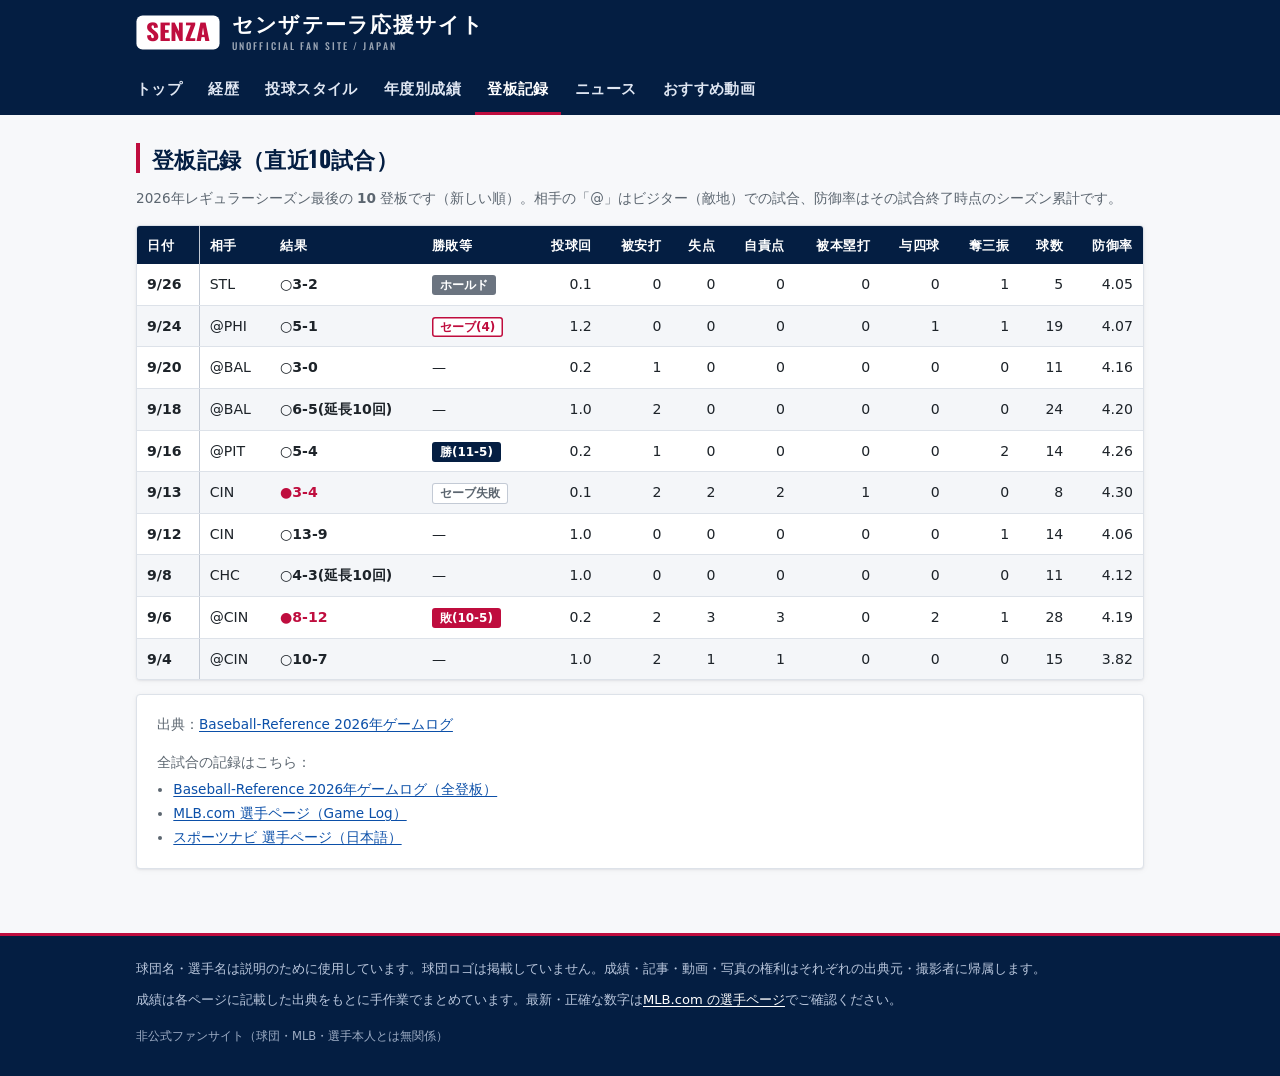
<file: games.html>
<!doctype html>
<html lang="ja">
<head>
<meta charset="utf-8">
<meta name="viewport" content="width=device-width, initial-scale=1">
<meta name="google-site-verification" content="sByr6eam-sMpI47E-0O8HZV3q1QJq0YxSN_CizL7dY8" />
<title>登板記録｜センザテーラ応援サイト（非公式）</title>
<meta name="keywords" content="センザテーラ,センザテラ,センサテーラ,アントニオ・センザテーラ,Antonio Senzatela,ミルウォーキー・ブルワーズ,コロラド・ロッキーズ,ファンサイト">
<meta name="description" content="アントニオ・センザテーラ（センザテラ）投手の2026年レギュラーシーズン最後の10登板の記録（非公式ファンサイト）。">
<meta property="og:site_name" content="センザテーラ応援サイト">
<meta property="og:title" content="登板記録｜センザテーラ応援サイト（非公式）">
<meta property="og:description" content="アントニオ・センザテーラ（センザテラ）投手の2026年レギュラーシーズン最後の10登板の記録（非公式ファンサイト）。">
<meta property="og:type" content="article">
<link rel="canonical" href="https://senzatela-fan-jp.github.io/games.html">
<meta property="og:url" content="https://senzatela-fan-jp.github.io/games.html">
<meta property="og:locale" content="ja_JP">
<meta name="theme-color" content="#041e42">
<meta name="color-scheme" content="light">
<link rel="icon" href="favicon.svg" type="image/svg+xml">
<link rel="icon" href="favicon.ico" sizes="32x32">
<link rel="apple-touch-icon" href="apple-touch-icon.png">
<link rel="preconnect" href="https://fonts.googleapis.com">
<link rel="preconnect" href="https://fonts.gstatic.com" crossorigin>
<link rel="stylesheet" href="https://fonts.googleapis.com/css2?family=Oswald:wght@500;600;700&display=swap">
<link rel="stylesheet" href="assets/style.css">
</head>
<body data-page="games">
<main class="wrap">
<noscript><p class="card">このページの表示には JavaScript が必要です。※このサイトは非公式ファンサイトで、球団・MLBとは無関係です。</p></noscript>
<h2 class="section" style="margin-top:0">登板記録（直近10試合）</h2>
<p class="note">2026年レギュラーシーズン最後の <strong id="games-count">0</strong> 登板です（新しい順）。相手の「@」はビジター（敵地）での試合、防御率はその試合終了時点のシーズン累計です。</p>
<div class="table-scroll" id="games-table"></div>
<div class="card" style="margin-top:14px" id="gamelog-links"></div>
</main>
<script src="data/games.js"></script>
<script src="assets/app.js"></script>
</body></html>
</file>
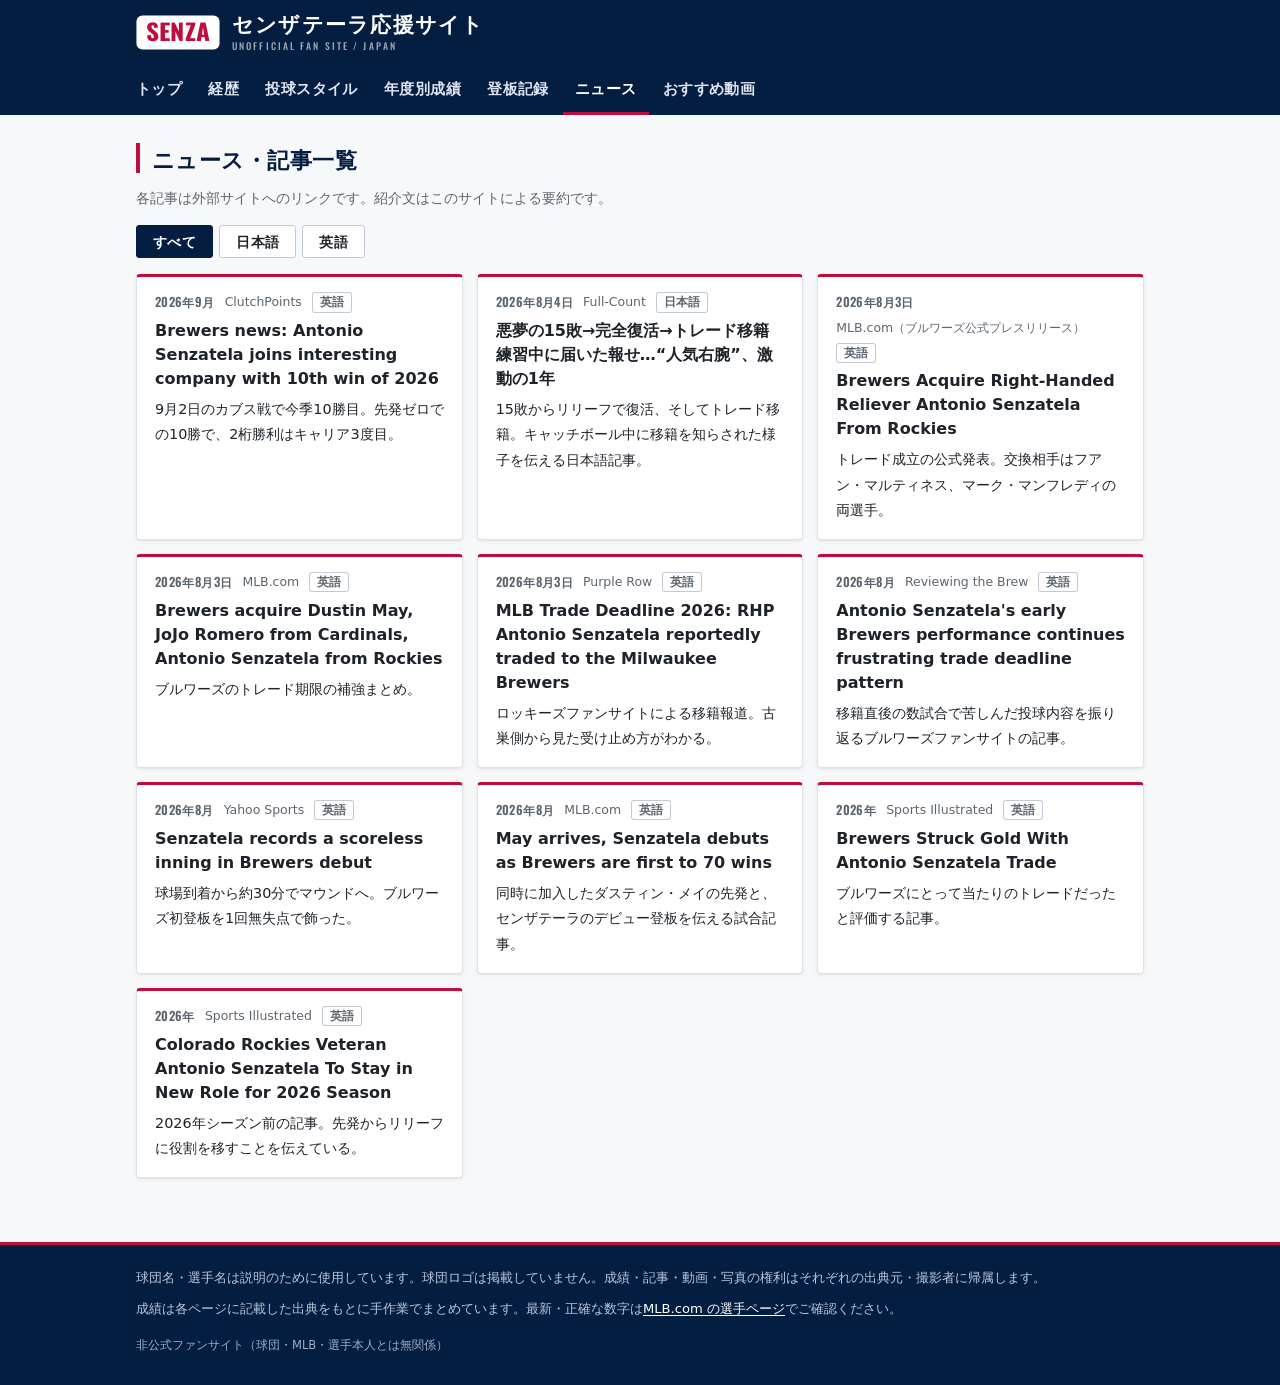
<file: news.html>
<!doctype html>
<html lang="ja">
<head>
<meta charset="utf-8">
<meta name="viewport" content="width=device-width, initial-scale=1">
<meta name="google-site-verification" content="sByr6eam-sMpI47E-0O8HZV3q1QJq0YxSN_CizL7dY8" />
<title>ニュース・記事｜センザテーラ応援サイト（非公式）</title>
<meta name="keywords" content="センザテーラ,センザテラ,センサテーラ,アントニオ・センザテーラ,Antonio Senzatela,ミルウォーキー・ブルワーズ,コロラド・ロッキーズ,ファンサイト">
<meta name="description" content="アントニオ・センザテーラ（センザテラ）投手に関するニュース・記事のリンク集（非公式ファンサイト）。">
<meta property="og:site_name" content="センザテーラ応援サイト">
<meta property="og:title" content="ニュース・記事｜センザテーラ応援サイト（非公式）">
<meta property="og:description" content="アントニオ・センザテーラ（センザテラ）投手に関するニュース・記事のリンク集（非公式ファンサイト）。">
<meta property="og:type" content="article">
<link rel="canonical" href="https://senzatela-fan-jp.github.io/news.html">
<meta property="og:url" content="https://senzatela-fan-jp.github.io/news.html">
<meta property="og:locale" content="ja_JP">
<meta name="theme-color" content="#041e42">
<meta name="color-scheme" content="light">
<link rel="icon" href="favicon.svg" type="image/svg+xml">
<link rel="icon" href="favicon.ico" sizes="32x32">
<link rel="apple-touch-icon" href="apple-touch-icon.png">
<link rel="preconnect" href="https://fonts.googleapis.com">
<link rel="preconnect" href="https://fonts.gstatic.com" crossorigin>
<link rel="stylesheet" href="https://fonts.googleapis.com/css2?family=Oswald:wght@500;600;700&display=swap">
<link rel="stylesheet" href="assets/style.css">
</head>
<body data-page="news">
<main class="wrap">
<noscript><p class="card">このページの表示には JavaScript が必要です。※このサイトは非公式ファンサイトで、球団・MLBとは無関係です。</p></noscript>
<h2 class="section" style="margin-top:0">ニュース・記事一覧</h2>
<p class="note">各記事は外部サイトへのリンクです。紹介文はこのサイトによる要約です。</p>
<div class="filters" id="news-filters" role="group" aria-label="言語で絞り込み">
<button type="button" data-lang="all" aria-pressed="true">すべて</button>
<button type="button" data-lang="ja" aria-pressed="false">日本語</button>
<button type="button" data-lang="en" aria-pressed="false">英語</button>
</div>
<ul class="news-list" id="news-list"></ul>
</main>
<script src="data/news.js"></script>
<script src="assets/app.js"></script>
</body></html>
</file>
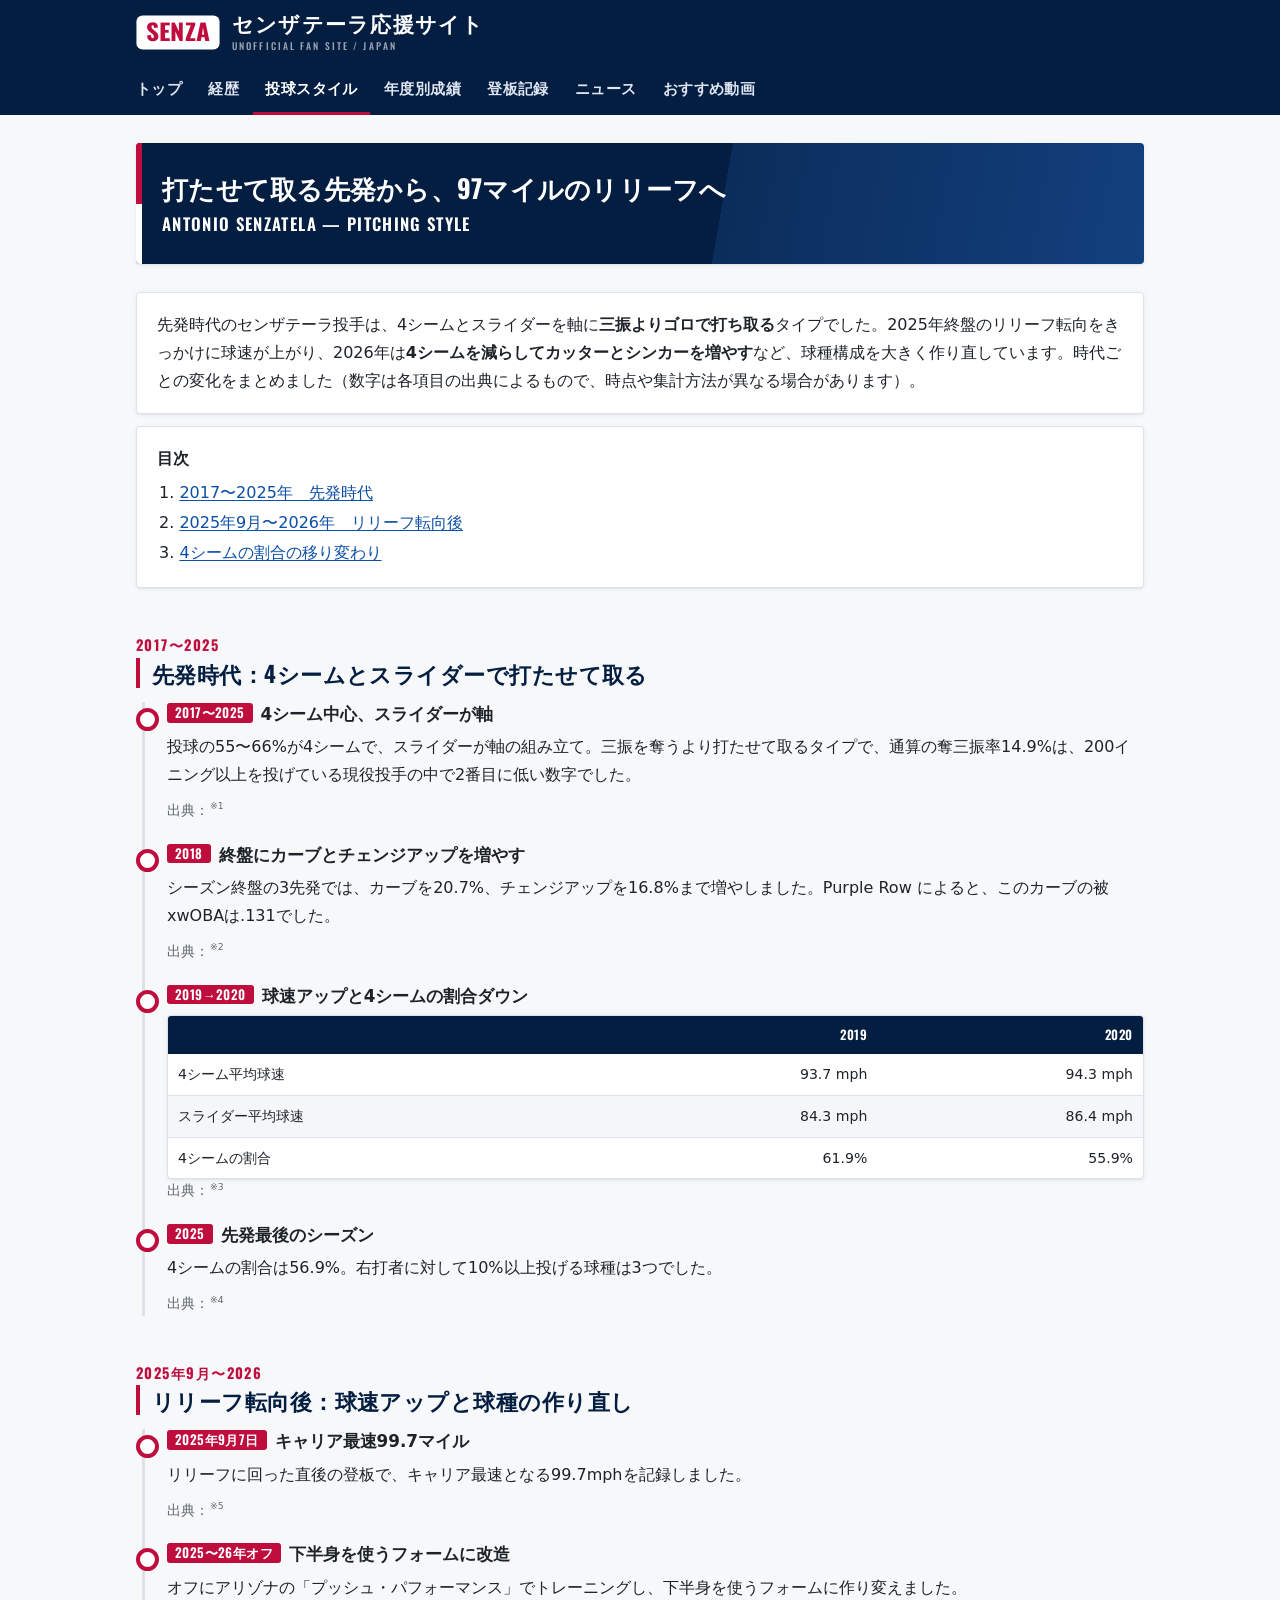
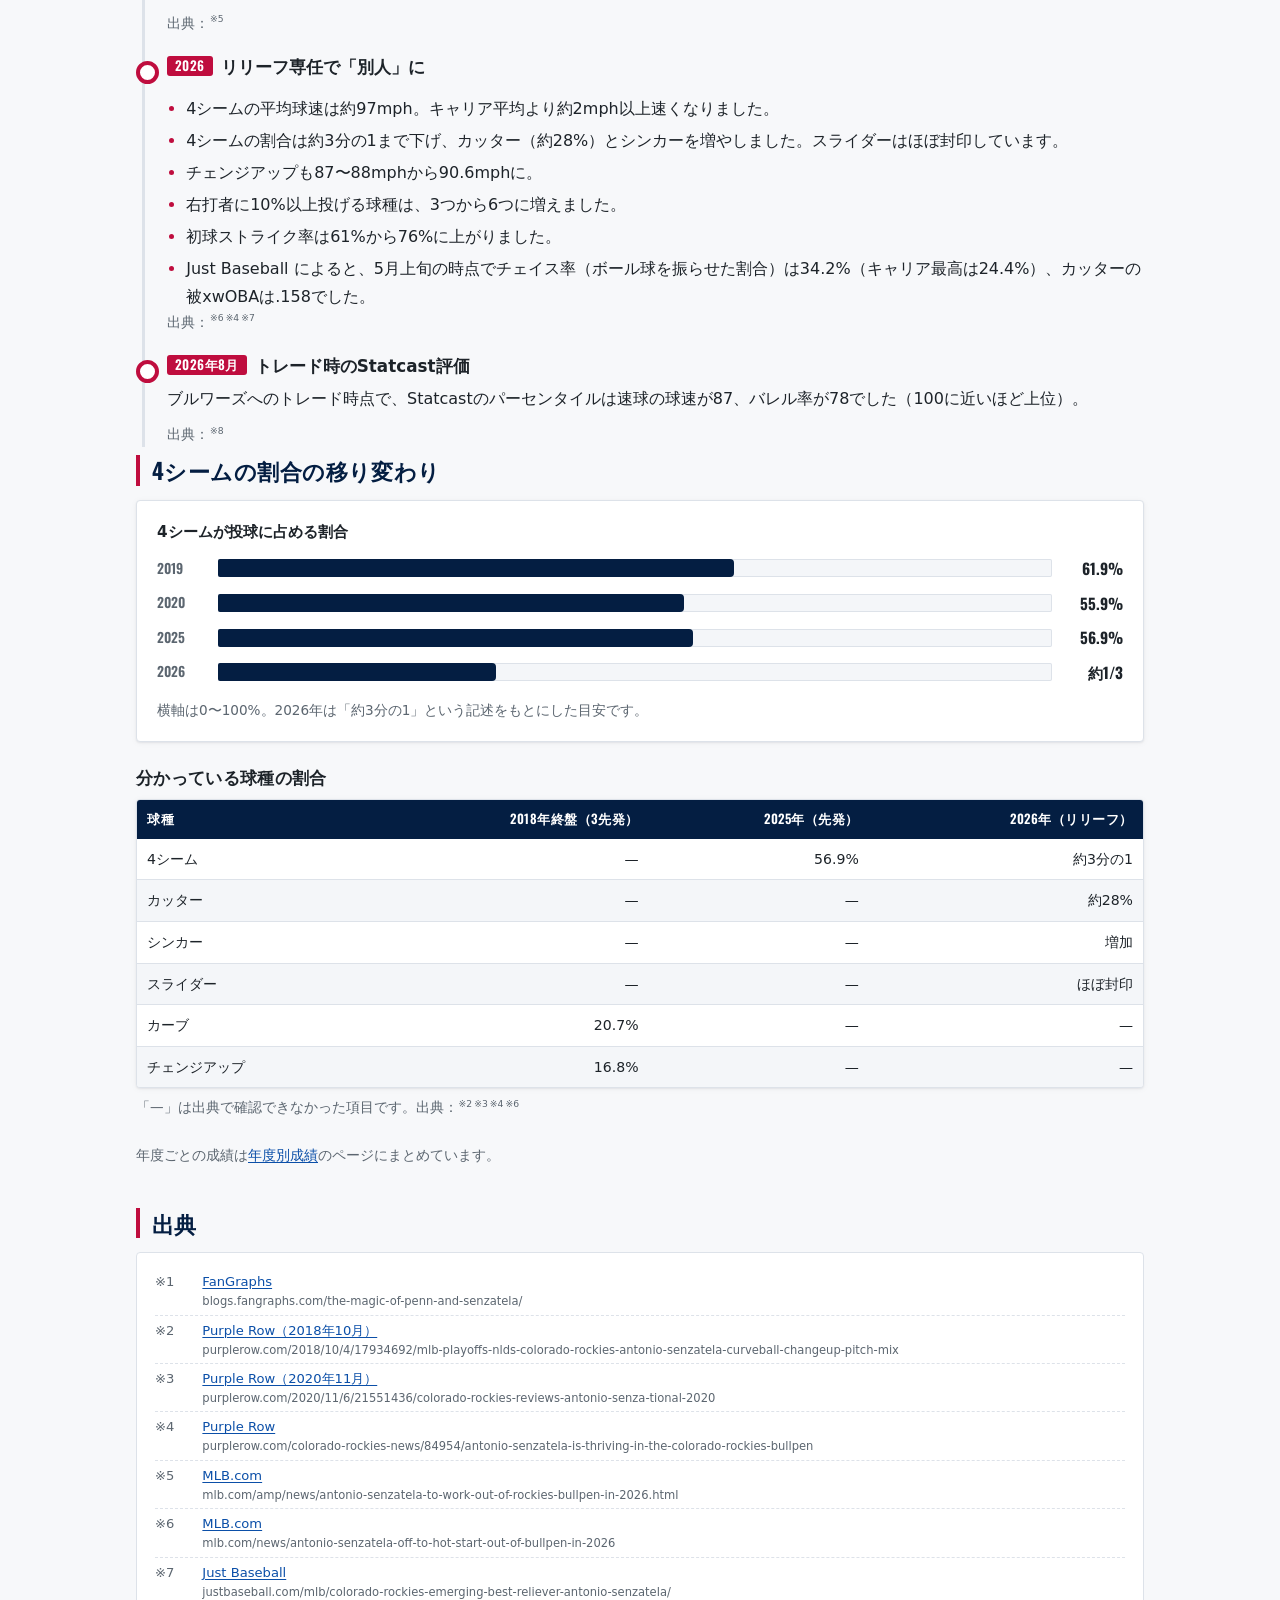
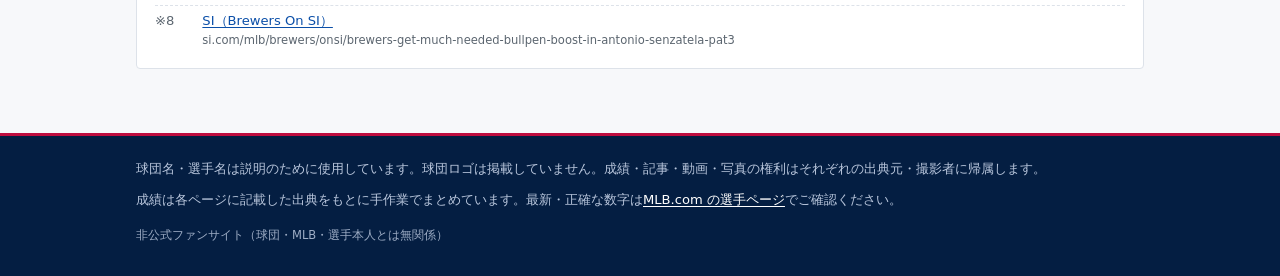
<file: pitching.html>
<!doctype html>
<html lang="ja">
<head>
<meta charset="utf-8">
<meta name="viewport" content="width=device-width, initial-scale=1">
<meta name="google-site-verification" content="sByr6eam-sMpI47E-0O8HZV3q1QJq0YxSN_CizL7dY8" />
<title>投球スタイル｜センザテーラ応援サイト（非公式）</title>
<meta name="keywords" content="センザテーラ,センザテラ,センサテーラ,アントニオ・センザテーラ,Antonio Senzatela,ミルウォーキー・ブルワーズ,コロラド・ロッキーズ,ファンサイト">
<meta name="description" content="アントニオ・センザテーラ（センザテラ）投手の投球スタイルの変化。打たせて取る先発時代から、平均97マイルのリリーフへ（非公式ファンサイト）。">
<meta property="og:site_name" content="センザテーラ応援サイト">
<meta property="og:title" content="投球スタイル｜センザテーラ応援サイト（非公式）">
<meta property="og:description" content="アントニオ・センザテーラ（センザテラ）投手の投球スタイルの変化。打たせて取る先発時代から、平均97マイルのリリーフへ（非公式ファンサイト）。">
<meta property="og:type" content="article">
<link rel="canonical" href="https://senzatela-fan-jp.github.io/pitching.html">
<meta property="og:url" content="https://senzatela-fan-jp.github.io/pitching.html">
<meta property="og:locale" content="ja_JP">
<meta name="theme-color" content="#041e42">
<meta name="color-scheme" content="light">
<link rel="icon" href="favicon.svg" type="image/svg+xml">
<link rel="icon" href="favicon.ico" sizes="32x32">
<link rel="apple-touch-icon" href="apple-touch-icon.png">
<link rel="preconnect" href="https://fonts.googleapis.com">
<link rel="preconnect" href="https://fonts.gstatic.com" crossorigin>
<link rel="stylesheet" href="https://fonts.googleapis.com/css2?family=Oswald:wght@500;600;700&display=swap">
<link rel="stylesheet" href="assets/style.css">
</head>
<body data-page="pitching">
<main class="wrap bio">
<noscript><p class="card">※このサイトは非公式ファンサイトで、球団・MLBとは無関係です。</p></noscript>

<section class="hero" aria-label="投球スタイルの概要">
<h2>打たせて取る先発から、97マイルのリリーフへ</h2>
<div class="en">Antonio Senzatela — Pitching Style</div>
</section>

<div class="card bio-lead">
<p>先発時代のセンザテーラ投手は、4シームとスライダーを軸に<strong>三振よりゴロで打ち取る</strong>タイプでした。2025年終盤のリリーフ転向をきっかけに球速が上がり、2026年は<strong>4シームを減らしてカッターとシンカーを増やす</strong>など、球種構成を大きく作り直しています。時代ごとの変化をまとめました（数字は各項目の出典によるもので、時点や集計方法が異なる場合があります）。</p>
</div>

<nav class="toc card" aria-label="目次">
<strong>目次</strong>
<ol>
<li><a href="#starter">2017〜2025年　先発時代</a></li>
<li><a href="#reliever">2025年9月〜2026年　リリーフ転向後</a></li>
<li><a href="#mix">4シームの割合の移り変わり</a></li>
</ol>
</nav>

<section class="era" id="starter">
<p class="era-years">2017〜2025</p>
<h2 class="section">先発時代：4シームとスライダーで打たせて取る</h2>

<div class="timeline">
<div class="tl-item">
<h3><span class="tl-date">2017〜2025</span>4シーム中心、スライダーが軸</h3>
<p>投球の55〜66%が4シームで、スライダーが軸の組み立て。三振を奪うより打たせて取るタイプで、通算の奪三振率14.9%は、200イニング以上を投げている現役投手の中で2番目に低い数字でした。</p>
<p class="note">出典：<sup class="ref"><a href="#ref-1">※1</a></sup></p>
</div>

<div class="tl-item">
<h3><span class="tl-date">2018</span>終盤にカーブとチェンジアップを増やす</h3>
<p>シーズン終盤の3先発では、カーブを20.7%、チェンジアップを16.8%まで増やしました。Purple Row によると、このカーブの被xwOBAは.131でした。</p>
<p class="note">出典：<sup class="ref"><a href="#ref-2">※2</a></sup></p>
</div>

<div class="tl-item">
<h3><span class="tl-date">2019→2020</span>球速アップと4シームの割合ダウン</h3>
<div class="table-scroll">
<table>
<thead><tr><th></th><th>2019</th><th>2020</th></tr></thead>
<tbody>
<tr><td>4シーム平均球速</td><td>93.7 mph</td><td>94.3 mph</td></tr>
<tr><td>スライダー平均球速</td><td>84.3 mph</td><td>86.4 mph</td></tr>
<tr><td>4シームの割合</td><td>61.9%</td><td>55.9%</td></tr>
</tbody>
</table>
</div>
<p class="note">出典：<sup class="ref"><a href="#ref-3">※3</a></sup></p>
</div>

<div class="tl-item">
<h3><span class="tl-date">2025</span>先発最後のシーズン</h3>
<p>4シームの割合は56.9%。右打者に対して10%以上投げる球種は3つでした。</p>
<p class="note">出典：<sup class="ref"><a href="#ref-4">※4</a></sup></p>
</div>
</div>
</section>

<section class="era" id="reliever">
<p class="era-years">2025年9月〜2026</p>
<h2 class="section">リリーフ転向後：球速アップと球種の作り直し</h2>

<div class="timeline">
<div class="tl-item">
<h3><span class="tl-date">2025年9月7日</span>キャリア最速99.7マイル</h3>
<p>リリーフに回った直後の登板で、キャリア最速となる99.7mphを記録しました。</p>
<p class="note">出典：<sup class="ref"><a href="#ref-5">※5</a></sup></p>
</div>

<div class="tl-item">
<h3><span class="tl-date">2025〜26年オフ</span>下半身を使うフォームに改造</h3>
<p>オフにアリゾナの「プッシュ・パフォーマンス」でトレーニングし、下半身を使うフォームに作り変えました。</p>
<p class="note">出典：<sup class="ref"><a href="#ref-5">※5</a></sup></p>
</div>

<div class="tl-item">
<h3><span class="tl-date">2026</span>リリーフ専任で「別人」に</h3>
<ul class="facts">
<li>4シームの平均球速は約97mph。キャリア平均より約2mph以上速くなりました。</li>
<li>4シームの割合は約3分の1まで下げ、カッター（約28%）とシンカーを増やしました。スライダーはほぼ封印しています。</li>
<li>チェンジアップも87〜88mphから90.6mphに。</li>
<li>右打者に10%以上投げる球種は、3つから6つに増えました。</li>
<li>初球ストライク率は61%から76%に上がりました。</li>
<li>Just Baseball によると、5月上旬の時点でチェイス率（ボール球を振らせた割合）は34.2%（キャリア最高は24.4%）、カッターの被xwOBAは.158でした。</li>
</ul>
<p class="note">出典：<sup class="ref"><a href="#ref-6">※6</a></sup><sup class="ref"><a href="#ref-4">※4</a></sup><sup class="ref"><a href="#ref-7">※7</a></sup></p>
</div>

<div class="tl-item">
<h3><span class="tl-date">2026年8月</span>トレード時のStatcast評価</h3>
<p>ブルワーズへのトレード時点で、Statcastのパーセンタイルは速球の球速が87、バレル率が78でした（100に近いほど上位）。</p>
<p class="note">出典：<sup class="ref"><a href="#ref-8">※8</a></sup></p>
</div>
</div>
</section>

<section class="era" id="mix">
<h2 class="section">4シームの割合の移り変わり</h2>
<div class="card">
<p class="chart-title">4シームが投球に占める割合</p>
<div class="hbar" role="img" aria-label="4シームの割合：2019年61.9%、2020年55.9%、2025年56.9%、2026年 約3分の1">
<div class="hbar-row" title="2019年：61.9%"><span class="hbar-label">2019</span><span class="hbar-track"><span class="hbar-fill" style="width:61.9%"></span></span><span class="hbar-value">61.9%</span></div>
<div class="hbar-row" title="2020年：55.9%"><span class="hbar-label">2020</span><span class="hbar-track"><span class="hbar-fill" style="width:55.9%"></span></span><span class="hbar-value">55.9%</span></div>
<div class="hbar-row" title="2025年：56.9%"><span class="hbar-label">2025</span><span class="hbar-track"><span class="hbar-fill" style="width:56.9%"></span></span><span class="hbar-value">56.9%</span></div>
<div class="hbar-row" title="2026年：約3分の1"><span class="hbar-label">2026</span><span class="hbar-track"><span class="hbar-fill" style="width:33.3%"></span></span><span class="hbar-value">約1/3</span></div>
</div>
<p class="note" style="margin-bottom:0">横軸は0〜100%。2026年は「約3分の1」という記述をもとにした目安です。</p>
</div>

<h3 class="table-title" style="margin-top:20px">分かっている球種の割合</h3>
<div class="table-scroll">
<table>
<thead><tr><th>球種</th><th>2018年終盤（3先発）</th><th>2025年（先発）</th><th>2026年（リリーフ）</th></tr></thead>
<tbody>
<tr><td>4シーム</td><td>—</td><td>56.9%</td><td>約3分の1</td></tr>
<tr><td>カッター</td><td>—</td><td>—</td><td>約28%</td></tr>
<tr><td>シンカー</td><td>—</td><td>—</td><td>増加</td></tr>
<tr><td>スライダー</td><td>—</td><td>—</td><td>ほぼ封印</td></tr>
<tr><td>カーブ</td><td>20.7%</td><td>—</td><td>—</td></tr>
<tr><td>チェンジアップ</td><td>16.8%</td><td>—</td><td>—</td></tr>
</tbody>
</table>
</div>
<p class="note table-note">「—」は出典で確認できなかった項目です。出典：<sup class="ref"><a href="#ref-2">※2</a></sup><sup class="ref"><a href="#ref-3">※3</a></sup><sup class="ref"><a href="#ref-4">※4</a></sup><sup class="ref"><a href="#ref-6">※6</a></sup></p>
<p class="note">年度ごとの成績は<a href="stats.html">年度別成績</a>のページにまとめています。</p>
</section>

<section class="refs" id="refs" aria-label="出典">
<h2 class="section">出典</h2>
<ol class="ref-list">
<li id="ref-1"><span class="ref-num">※1</span><span class="ref-body"><a href="https://blogs.fangraphs.com/the-magic-of-penn-and-senzatela/">FanGraphs</a><span class="ref-url">blogs.fangraphs.com/the-magic-of-penn-and-senzatela/</span></span></li>
<li id="ref-2"><span class="ref-num">※2</span><span class="ref-body"><a href="https://www.purplerow.com/2018/10/4/17934692/mlb-playoffs-nlds-colorado-rockies-antonio-senzatela-curveball-changeup-pitch-mix">Purple Row（2018年10月）</a><span class="ref-url">purplerow.com/2018/10/4/17934692/mlb-playoffs-nlds-colorado-rockies-antonio-senzatela-curveball-changeup-pitch-mix</span></span></li>
<li id="ref-3"><span class="ref-num">※3</span><span class="ref-body"><a href="https://www.purplerow.com/2020/11/6/21551436/colorado-rockies-reviews-antonio-senza-tional-2020">Purple Row（2020年11月）</a><span class="ref-url">purplerow.com/2020/11/6/21551436/colorado-rockies-reviews-antonio-senza-tional-2020</span></span></li>
<li id="ref-4"><span class="ref-num">※4</span><span class="ref-body"><a href="https://www.purplerow.com/colorado-rockies-news/84954/antonio-senzatela-is-thriving-in-the-colorado-rockies-bullpen">Purple Row</a><span class="ref-url">purplerow.com/colorado-rockies-news/84954/antonio-senzatela-is-thriving-in-the-colorado-rockies-bullpen</span></span></li>
<li id="ref-5"><span class="ref-num">※5</span><span class="ref-body"><a href="https://www.mlb.com/amp/news/antonio-senzatela-to-work-out-of-rockies-bullpen-in-2026.html">MLB.com</a><span class="ref-url">mlb.com/amp/news/antonio-senzatela-to-work-out-of-rockies-bullpen-in-2026.html</span></span></li>
<li id="ref-6"><span class="ref-num">※6</span><span class="ref-body"><a href="https://www.mlb.com/news/antonio-senzatela-off-to-hot-start-out-of-bullpen-in-2026">MLB.com</a><span class="ref-url">mlb.com/news/antonio-senzatela-off-to-hot-start-out-of-bullpen-in-2026</span></span></li>
<li id="ref-7"><span class="ref-num">※7</span><span class="ref-body"><a href="https://www.justbaseball.com/mlb/colorado-rockies-emerging-best-reliever-antonio-senzatela/">Just Baseball</a><span class="ref-url">justbaseball.com/mlb/colorado-rockies-emerging-best-reliever-antonio-senzatela/</span></span></li>
<li id="ref-8"><span class="ref-num">※8</span><span class="ref-body"><a href="https://www.si.com/mlb/brewers/onsi/brewers-get-much-needed-bullpen-boost-in-antonio-senzatela-pat3">SI（Brewers On SI）</a><span class="ref-url">si.com/mlb/brewers/onsi/brewers-get-much-needed-bullpen-boost-in-antonio-senzatela-pat3</span></span></li>
</ol>
</section>
</main>
<script src="assets/app.js"></script>
</body></html>
</file>
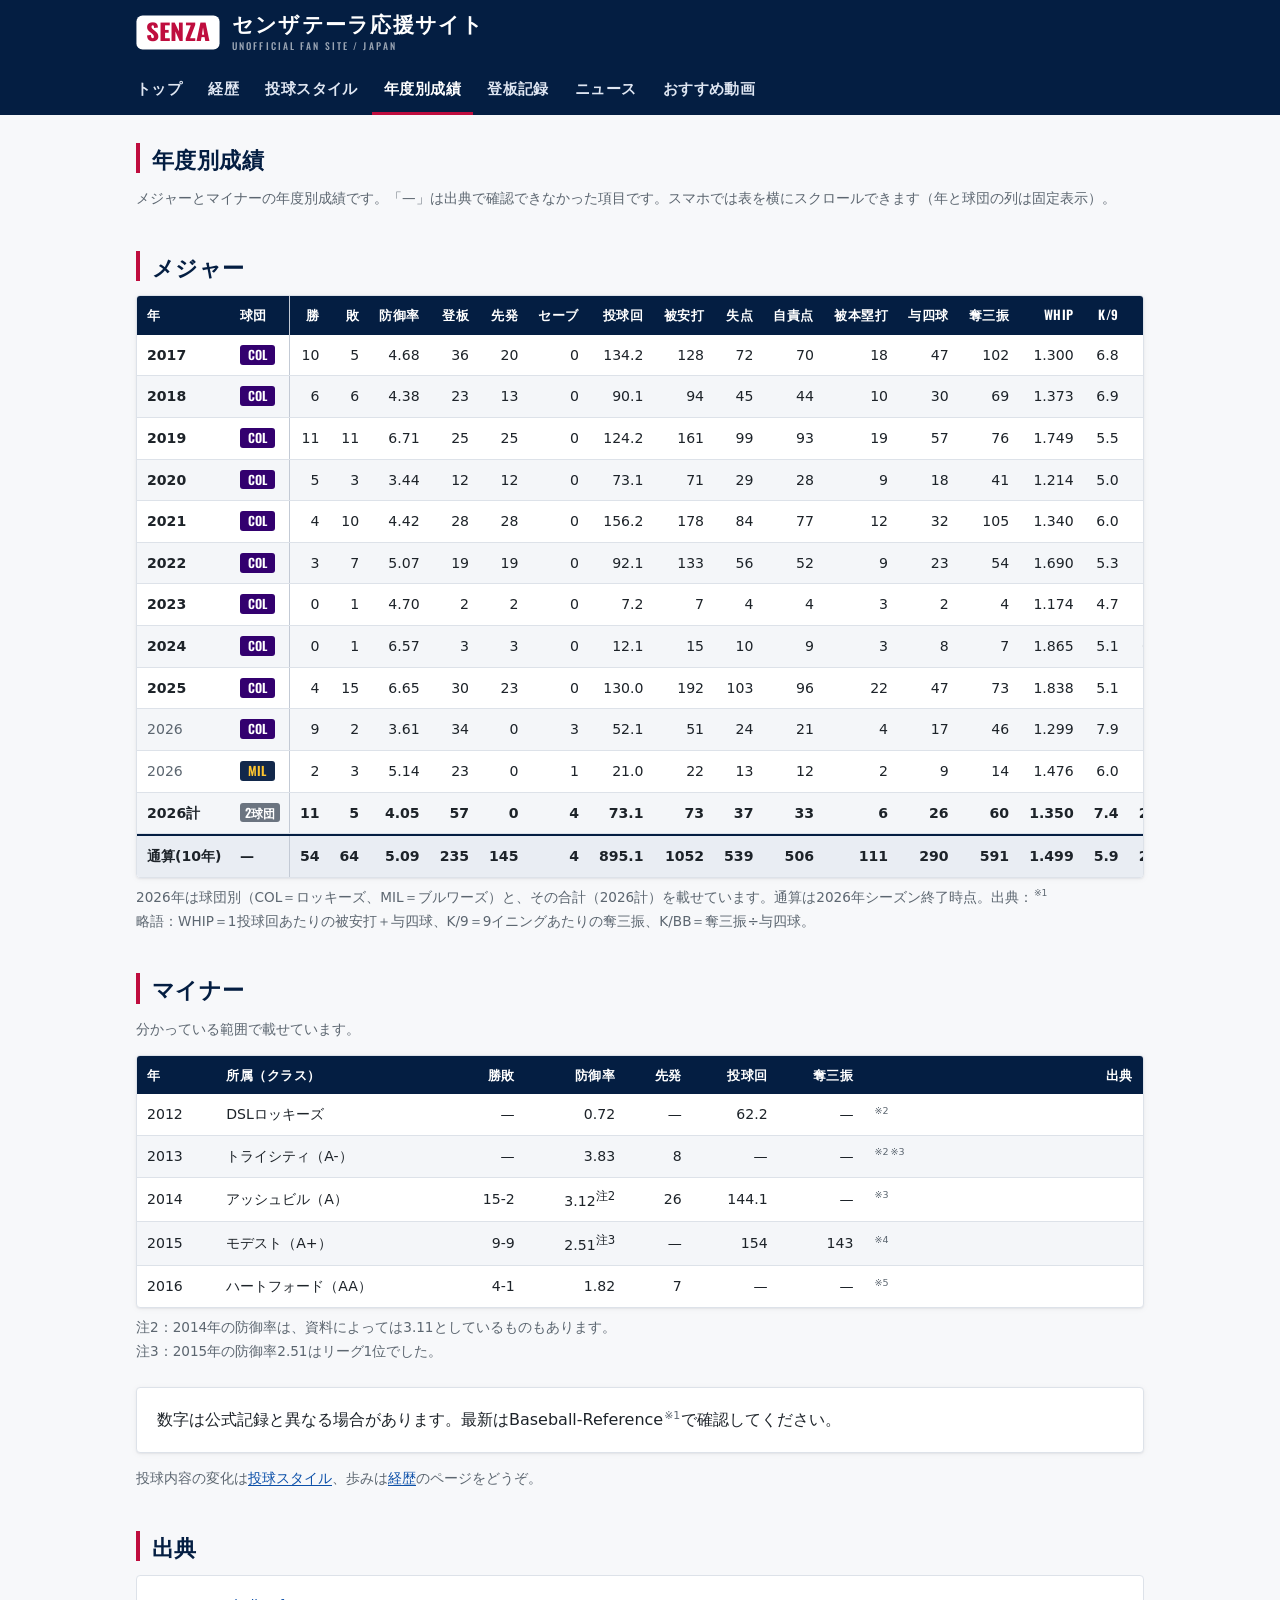
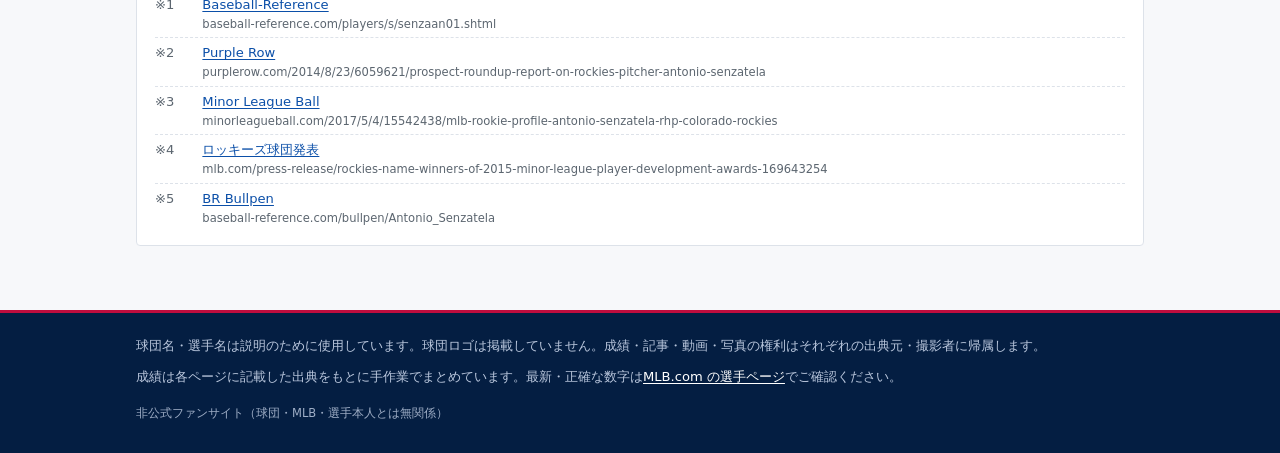
<file: stats.html>
<!doctype html>
<html lang="ja">
<head>
<meta charset="utf-8">
<meta name="viewport" content="width=device-width, initial-scale=1">
<meta name="google-site-verification" content="sByr6eam-sMpI47E-0O8HZV3q1QJq0YxSN_CizL7dY8" />
<title>年度別成績｜センザテーラ応援サイト（非公式）</title>
<meta name="keywords" content="センザテーラ,センザテラ,センサテーラ,アントニオ・センザテーラ,Antonio Senzatela,ミルウォーキー・ブルワーズ,コロラド・ロッキーズ,ファンサイト">
<meta name="description" content="アントニオ・センザテーラ（センザテラ）投手のメジャー・マイナーの年度別成績（非公式ファンサイト）。">
<meta property="og:site_name" content="センザテーラ応援サイト">
<meta property="og:title" content="年度別成績｜センザテーラ応援サイト（非公式）">
<meta property="og:description" content="アントニオ・センザテーラ（センザテラ）投手のメジャー・マイナーの年度別成績（非公式ファンサイト）。">
<meta property="og:type" content="article">
<link rel="canonical" href="https://senzatela-fan-jp.github.io/stats.html">
<meta property="og:url" content="https://senzatela-fan-jp.github.io/stats.html">
<meta property="og:locale" content="ja_JP">
<meta name="theme-color" content="#041e42">
<meta name="color-scheme" content="light">
<link rel="icon" href="favicon.svg" type="image/svg+xml">
<link rel="icon" href="favicon.ico" sizes="32x32">
<link rel="apple-touch-icon" href="apple-touch-icon.png">
<link rel="preconnect" href="https://fonts.googleapis.com">
<link rel="preconnect" href="https://fonts.gstatic.com" crossorigin>
<link rel="stylesheet" href="https://fonts.googleapis.com/css2?family=Oswald:wght@500;600;700&display=swap">
<link rel="stylesheet" href="assets/style.css">
</head>
<body data-page="stats">
<main class="wrap bio">
<noscript><p class="card">※このサイトは非公式ファンサイトで、球団・MLBとは無関係です。</p></noscript>
<h2 class="section" style="margin-top:0">年度別成績</h2>
<p class="note">メジャーとマイナーの年度別成績です。「—」は出典で確認できなかった項目です。スマホでは表を横にスクロールできます（年と球団の列は固定表示）。</p>

<h2 class="section" id="mlb">メジャー</h2>
<div class="table-scroll">
<table class="stats-table sticky2">
<thead><tr><th scope="col">年</th><th scope="col">球団</th><th scope="col">勝</th><th scope="col">敗</th><th scope="col">防御率</th><th scope="col">登板</th><th scope="col">先発</th><th scope="col">セーブ</th><th scope="col">投球回</th><th scope="col">被安打</th><th scope="col">失点</th><th scope="col">自責点</th><th scope="col">被本塁打</th><th scope="col">与四球</th><th scope="col">奪三振</th><th scope="col">WHIP</th><th scope="col">K/9</th><th scope="col">K/BB</th></tr></thead>
<tbody>
<tr><th scope="row">2017</th><td><span class="team team-col">COL</span></td><td>10</td><td>5</td><td>4.68</td><td>36</td><td>20</td><td>0</td><td>134.2</td><td>128</td><td>72</td><td>70</td><td>18</td><td>47</td><td>102</td><td>1.300</td><td>6.8</td><td>2.17</td></tr>
<tr><th scope="row">2018</th><td><span class="team team-col">COL</span></td><td>6</td><td>6</td><td>4.38</td><td>23</td><td>13</td><td>0</td><td>90.1</td><td>94</td><td>45</td><td>44</td><td>10</td><td>30</td><td>69</td><td>1.373</td><td>6.9</td><td>2.30</td></tr>
<tr><th scope="row">2019</th><td><span class="team team-col">COL</span></td><td>11</td><td>11</td><td>6.71</td><td>25</td><td>25</td><td>0</td><td>124.2</td><td>161</td><td>99</td><td>93</td><td>19</td><td>57</td><td>76</td><td>1.749</td><td>5.5</td><td>1.33</td></tr>
<tr><th scope="row">2020</th><td><span class="team team-col">COL</span></td><td>5</td><td>3</td><td>3.44</td><td>12</td><td>12</td><td>0</td><td>73.1</td><td>71</td><td>29</td><td>28</td><td>9</td><td>18</td><td>41</td><td>1.214</td><td>5.0</td><td>2.28</td></tr>
<tr><th scope="row">2021</th><td><span class="team team-col">COL</span></td><td>4</td><td>10</td><td>4.42</td><td>28</td><td>28</td><td>0</td><td>156.2</td><td>178</td><td>84</td><td>77</td><td>12</td><td>32</td><td>105</td><td>1.340</td><td>6.0</td><td>3.28</td></tr>
<tr><th scope="row">2022</th><td><span class="team team-col">COL</span></td><td>3</td><td>7</td><td>5.07</td><td>19</td><td>19</td><td>0</td><td>92.1</td><td>133</td><td>56</td><td>52</td><td>9</td><td>23</td><td>54</td><td>1.690</td><td>5.3</td><td>2.35</td></tr>
<tr><th scope="row">2023</th><td><span class="team team-col">COL</span></td><td>0</td><td>1</td><td>4.70</td><td>2</td><td>2</td><td>0</td><td>7.2</td><td>7</td><td>4</td><td>4</td><td>3</td><td>2</td><td>4</td><td>1.174</td><td>4.7</td><td>2.00</td></tr>
<tr><th scope="row">2024</th><td><span class="team team-col">COL</span></td><td>0</td><td>1</td><td>6.57</td><td>3</td><td>3</td><td>0</td><td>12.1</td><td>15</td><td>10</td><td>9</td><td>3</td><td>8</td><td>7</td><td>1.865</td><td>5.1</td><td>0.88</td></tr>
<tr><th scope="row">2025</th><td><span class="team team-col">COL</span></td><td>4</td><td>15</td><td>6.65</td><td>30</td><td>23</td><td>0</td><td>130.0</td><td>192</td><td>103</td><td>96</td><td>22</td><td>47</td><td>73</td><td>1.838</td><td>5.1</td><td>1.55</td></tr>
<tr class="split"><th scope="row">2026</th><td><span class="team team-col">COL</span></td><td>9</td><td>2</td><td>3.61</td><td>34</td><td>0</td><td>3</td><td>52.1</td><td>51</td><td>24</td><td>21</td><td>4</td><td>17</td><td>46</td><td>1.299</td><td>7.9</td><td>2.71</td></tr>
<tr class="split"><th scope="row">2026</th><td><span class="team team-mil">MIL</span></td><td>2</td><td>3</td><td>5.14</td><td>23</td><td>0</td><td>1</td><td>21.0</td><td>22</td><td>13</td><td>12</td><td>2</td><td>9</td><td>14</td><td>1.476</td><td>6.0</td><td>1.56</td></tr>
<tr class="subtotal"><th scope="row">2026計</th><td><span class="team team-multi">2球団</span></td><td>11</td><td>5</td><td>4.05</td><td>57</td><td>0</td><td>4</td><td>73.1</td><td>73</td><td>37</td><td>33</td><td>6</td><td>26</td><td>60</td><td>1.350</td><td>7.4</td><td>2.31</td></tr>
<tr class="total"><th scope="row">通算(10年)</th><td>—</td><td>54</td><td>64</td><td>5.09</td><td>235</td><td>145</td><td>4</td><td>895.1</td><td>1052</td><td>539</td><td>506</td><td>111</td><td>290</td><td>591</td><td>1.499</td><td>5.9</td><td>2.04</td></tr>
</tbody>
</table>
</div>
<p class="note table-note">2026年は球団別（COL＝ロッキーズ、MIL＝ブルワーズ）と、その合計（2026計）を載せています。通算は2026年シーズン終了時点。出典：<sup class="ref"><a href="#ref-1">※1</a></sup><br>略語：WHIP＝1投球回あたりの被安打＋与四球、K/9＝9イニングあたりの奪三振、K/BB＝奪三振÷与四球。</p>

<h2 class="section" id="minors">マイナー</h2>
<p class="note">分かっている範囲で載せています。</p>
<div class="table-scroll">
<table class="col2-left">
<thead><tr><th>年</th><th>所属（クラス）</th><th>勝敗</th><th>防御率</th><th>先発</th><th>投球回</th><th>奪三振</th><th>出典</th></tr></thead>
<tbody>
<tr><td>2012</td><td>DSLロッキーズ</td><td>—</td><td>0.72</td><td>—</td><td>62.2</td><td>—</td><td class="wrap-cell"><sup class="ref"><a href="#ref-2">※2</a></sup></td></tr>
<tr><td>2013</td><td>トライシティ（A-）</td><td>—</td><td>3.83</td><td>8</td><td>—</td><td>—</td><td class="wrap-cell"><sup class="ref"><a href="#ref-2">※2</a></sup><sup class="ref"><a href="#ref-3">※3</a></sup></td></tr>
<tr><td>2014</td><td>アッシュビル（A）</td><td>15-2</td><td>3.12<sup>注2</sup></td><td>26</td><td>144.1</td><td>—</td><td class="wrap-cell"><sup class="ref"><a href="#ref-3">※3</a></sup></td></tr>
<tr><td>2015</td><td>モデスト（A+）</td><td>9-9</td><td>2.51<sup>注3</sup></td><td>—</td><td>154</td><td>143</td><td class="wrap-cell"><sup class="ref"><a href="#ref-4">※4</a></sup></td></tr>
<tr><td>2016</td><td>ハートフォード（AA）</td><td>4-1</td><td>1.82</td><td>7</td><td>—</td><td>—</td><td class="wrap-cell"><sup class="ref"><a href="#ref-5">※5</a></sup></td></tr>
</tbody>
</table>
</div>
<p class="note table-note">注2：2014年の防御率は、資料によっては3.11としているものもあります。<br>注3：2015年の防御率2.51はリーグ1位でした。</p>

<div class="card">
<p style="margin:0">数字は公式記録と異なる場合があります。最新はBaseball-Reference<sup class="ref"><a href="#ref-1">※1</a></sup>で確認してください。</p>
</div>
<p class="note">投球内容の変化は<a href="pitching.html">投球スタイル</a>、歩みは<a href="biography.html">経歴</a>のページをどうぞ。</p>

<section class="refs" id="refs" aria-label="出典">
<h2 class="section">出典</h2>
<ol class="ref-list">
<li id="ref-1"><span class="ref-num">※1</span><span class="ref-body"><a href="https://www.baseball-reference.com/players/s/senzaan01.shtml">Baseball-Reference</a><span class="ref-url">baseball-reference.com/players/s/senzaan01.shtml</span></span></li>
<li id="ref-2"><span class="ref-num">※2</span><span class="ref-body"><a href="https://www.purplerow.com/2014/8/23/6059621/prospect-roundup-report-on-rockies-pitcher-antonio-senzatela">Purple Row</a><span class="ref-url">purplerow.com/2014/8/23/6059621/prospect-roundup-report-on-rockies-pitcher-antonio-senzatela</span></span></li>
<li id="ref-3"><span class="ref-num">※3</span><span class="ref-body"><a href="https://www.minorleagueball.com/2017/5/4/15542438/mlb-rookie-profile-antonio-senzatela-rhp-colorado-rockies">Minor League Ball</a><span class="ref-url">minorleagueball.com/2017/5/4/15542438/mlb-rookie-profile-antonio-senzatela-rhp-colorado-rockies</span></span></li>
<li id="ref-4"><span class="ref-num">※4</span><span class="ref-body"><a href="https://www.mlb.com/press-release/rockies-name-winners-of-2015-minor-league-player-development-awards-169643254">ロッキーズ球団発表</a><span class="ref-url">mlb.com/press-release/rockies-name-winners-of-2015-minor-league-player-development-awards-169643254</span></span></li>
<li id="ref-5"><span class="ref-num">※5</span><span class="ref-body"><a href="https://www.baseball-reference.com/bullpen/Antonio_Senzatela">BR Bullpen</a><span class="ref-url">baseball-reference.com/bullpen/Antonio_Senzatela</span></span></li>
</ol>
</section>
</main>
<script src="assets/app.js"></script>
</body></html>
</file>
<file: assets/style.css>
/*
 * スポーツメディア風のデザイン（白基調 × 濃紺、アクセントは赤。色は濃紺・赤・白・グレー系だけを使う）。
 * どの端末でも常に白基調で表示します（ダークモードには切り替えません）。
 * MLB・球団のロゴやワードマークは使いません。
 * 見出しの英数字は Oswald（Google Fonts）、日本語はOS標準の太字ゴシックで表示します。
 */
:root {
  color-scheme: light;
  --navy: #041e42;
  --navy-2: #0b2d5b;
  --navy-3: #13407e;
  --red: #bf0d3e;
  --hl: #e9edf3;          /* 合計行などのハイライト（グレー） */
  --red-soft: #fdf0f3;
  --bg: #f7f8fa;
  --surface: #ffffff;
  --surface-2: #f4f6f9;
  --text: #1d2329;
  --muted: #5c6670;
  --line: #dde2e9;
  --line-strong: #c3cad5;
  --link: #0b4fa8;
  --shadow: 0 1px 2px rgba(16, 24, 40, .06), 0 1px 6px rgba(16, 24, 40, .05);
  --shadow-hover: 0 6px 18px rgba(16, 24, 40, .12);
  --radius: 4px;
  --font-body: "Hiragino Kaku Gothic ProN", "Hiragino Sans", "Noto Sans JP", "Yu Gothic", Meiryo, system-ui, sans-serif;
  --font-head: "Oswald", "Barlow Condensed", "Hiragino Kaku Gothic ProN", "Hiragino Sans", "Noto Sans JP", "Yu Gothic", Meiryo, sans-serif;
}

* { box-sizing: border-box; }
html { -webkit-text-size-adjust: 100%; }

body {
  margin: 0;
  background: var(--bg);
  color: var(--text);
  font-family: var(--font-body);
  line-height: 1.75;
}

a { color: var(--link); text-underline-offset: 2px; }
a:hover { text-decoration-thickness: 2px; }

.wrap { max-width: 1040px; margin: 0 auto; padding: 0 16px; }

/* ---------- ヘッダー（濃紺のナビバー） ---------- */
.site-header {
  background: var(--navy);
  color: #fff;
}
.site-header .wrap {
  display: flex;
  flex-direction: column;
  align-items: flex-start;
  gap: 8px;
  padding-top: 14px;
  padding-bottom: 0;
}
.site-title { margin: 0; line-height: 1; }

/* ロゴ（エンブレム＋サイト名） */
.brand {
  display: inline-grid;
  grid-template-columns: auto auto;
  grid-template-rows: auto auto;
  column-gap: 12px;
  row-gap: 4px;
  align-items: center;
  color: #fff;
  text-decoration: none;
  transition: filter .15s ease;
}
.brand:hover { filter: brightness(1.15); }
.brand:focus-visible { outline: 2px solid #fff; outline-offset: 4px; border-radius: 4px; }
.brand-emblem { grid-row: 1 / 3; width: 84px; height: 35px; display: block; }
.brand-name {
  font-family: var(--font-body);
  font-weight: 800;
  font-size: 1.3rem;
  line-height: 1.15;
  letter-spacing: .06em;
  white-space: nowrap;
  align-self: end;
}
.brand-tag {
  font-family: "Oswald", "Barlow Condensed", "Arial Narrow", sans-serif;
  font-weight: 500;
  font-size: .6rem;
  line-height: 1;
  letter-spacing: .22em;
  color: rgba(255, 255, 255, .6);
  white-space: nowrap;
  align-self: start;
}

.site-header nav { width: 100%; margin-left: -12px; }
.nav {
  display: flex;
  gap: 2px;
  margin: 0;
  padding: 0;
  list-style: none;
  overflow-x: auto;
  scrollbar-width: none;
}
.nav::-webkit-scrollbar { display: none; }
.nav a {
  display: block;
  padding: 12px 12px 11px;
  color: #dfe6f2;
  text-decoration: none;
  font-family: var(--font-head);
  font-weight: 600;
  font-size: .92rem;
  letter-spacing: .03em;
  white-space: nowrap;
  border-bottom: 3px solid transparent;
}
.nav a:hover { color: #fff; background: var(--navy-2); }
.nav a[aria-current="page"] { color: #fff; border-bottom-color: var(--red); }

/* ---------- 本文 ---------- */
main.wrap { padding-top: 28px; padding-bottom: 56px; }
body[data-page="home"] main.wrap { padding-top: 4px; }

.hero {
  background:
    linear-gradient(100deg, var(--navy) 0%, var(--navy) 58%, var(--navy-2) 58%, var(--navy-3) 100%);
  color: #fff;
  border-radius: var(--radius);
  padding: 28px 26px 26px;
  margin-bottom: 28px;
  position: relative;
  overflow: hidden;
  box-shadow: var(--shadow);
}
.hero::before {
  /* 赤とゴールドのライン */
  content: "";
  position: absolute;
  left: 0; top: 0; bottom: 0;
  width: 6px;
  background: linear-gradient(var(--red) 0 50%, #fff 50% 100%);
}
.hero h2 {
  margin: 0 0 6px;
  font-family: var(--font-head);
  font-size: 2rem;
  font-weight: 700;
  line-height: 1.25;
  letter-spacing: .01em;
}
.hero .en {
  color: #fff;
  font-family: var(--font-head);
  font-weight: 600;
  font-size: 1.05rem;
  letter-spacing: .08em;
  text-transform: uppercase;
}
.hero p { margin: 8px 0 0; color: #cfd9ea; }

h2.section {
  font-family: var(--font-head);
  font-size: 1.4rem;
  font-weight: 700;
  line-height: 1.35;
  letter-spacing: .02em;
  color: var(--navy);
  margin: 40px 0 14px;
  padding-left: 12px;
  border-left: 4px solid var(--red);
}
.card {
  background: var(--surface);
  border: 1px solid var(--line);
  border-radius: var(--radius);
  padding: 18px 20px;
  box-shadow: var(--shadow);
}
.card + .card { margin-top: 12px; }

/* プロフィール */

.profile-list { display: grid; grid-template-columns: max-content 1fr; gap: 0 16px; margin: 0; }
.profile-list dt, .profile-list dd { padding: 6px 0; border-bottom: 1px solid var(--line); }
.profile-list dt {
  color: var(--muted);
  font-family: var(--font-head);
  font-size: .82rem;
  font-weight: 600;
  letter-spacing: .04em;
}
.profile-list dd { margin: 0; }

.dd-note { display: block; font-size: .8rem; color: var(--muted); }
.profile-intro { margin-top: 18px; padding-top: 16px; border-top: 2px solid var(--navy); }
.profile-intro p { margin: 0 0 12px; line-height: 1.9; }
.profile-more { margin: 4px 0 0; display: flex; flex-wrap: wrap; align-items: baseline; gap: 4px 14px; }
.profile-more a {
  display: inline-block;
  padding: 6px 14px;
  background: var(--red);
  color: #fff;
  font-weight: 700;
  font-size: .9rem;
  text-decoration: none;
  border-radius: var(--radius);
}
.profile-more a:hover { background: #9e0b33; }
.facts { margin: 14px 0 0; padding-left: 1.2em; }
.facts li + li { margin-top: 4px; }
.facts li::marker { color: var(--red); }

/* プロフィールの顔写真（選手名鑑風） */
.profile-top { display: flex; gap: 22px; align-items: flex-start; }
.profile-top .profile-list { flex: 1; min-width: 0; }
.headshot { margin: 0; flex: 0 0 220px; width: 220px; }
.headshot-frame {
  position: relative;
  width: 100%;
  aspect-ratio: 3 / 4;          /* 幅220px・高さ約293px */
  overflow: hidden;
  background: #e9ecf0;
  border: 1px solid var(--line-strong);
  border-radius: 2px;
}
/* 元画像（960×1822の縦長）の上端に合わせ、顔（横47%・縦8〜12%）のまわりを拡大。
   拡大の基準点を上端（0%）にしているので、帽子のてっぺんは切れない */
.headshot-frame img {
  display: block;
  width: 100%;
  height: 100%;
  object-fit: cover;
  object-position: 50% 0%;
  transform: scale(1.7);
  transform-origin: 43% 0%;   /* 横47%の顔が拡大後に枠の左右中央（50%）へ来る位置 */
}
.headshot figcaption { margin-top: 6px; font-size: .7rem; line-height: 1.5; color: var(--muted); }
.headshot .credit { overflow-wrap: anywhere; }

/* ---------- 写真（経歴ページなど。大きさとキャプションの書式をそろえる） ---------- */
.photo { margin: 0 0 18px; }
.photo img { display: block; width: 100%; background: #e9ecf0; border-radius: var(--radius); }
.photo figcaption { margin-top: 6px; font-size: .8rem; line-height: 1.55; color: var(--muted); }
.photo .cap { display: block; color: var(--text); font-weight: 700; }
.photo .credit { display: block; font-size: .72rem; overflow-wrap: anywhere; }
/* 横長：本文幅いっぱい */
.photo-wide img, .photo-land img { height: clamp(220px, 34vw, 380px); object-fit: cover; }
.era > .photo-wide { margin-top: 4px; margin-bottom: 22px; }
/* 選手の縦長写真：縦長のまま */
.photo-portrait img { height: auto; aspect-ratio: auto; }
/* 縦長＋横長を並べる */
.photo-pair { display: grid; grid-template-columns: minmax(0, 300px) minmax(0, 1fr); gap: 16px; align-items: start; margin-bottom: 6px; }
.photo-pair .photo-portrait img,
.photo-pair .photo-land img { height: 420px; object-fit: cover; object-position: center top; }

/* ---------- 表（スタッツ表） ---------- */
.table-scroll {
  overflow-x: auto;
  -webkit-overflow-scrolling: touch;
  border: 1px solid var(--line);
  border-radius: var(--radius);
  background: var(--surface);
  box-shadow: var(--shadow);
}
table { border-collapse: separate; border-spacing: 0; width: 100%; font-size: .88rem; }
th, td {
  padding: 8px 10px;
  border-bottom: 1px solid var(--line);
  text-align: right;
  white-space: nowrap;
  font-variant-numeric: tabular-nums;
}
th:first-child, td:first-child { text-align: left; }
td.wrap-cell { white-space: normal; text-align: left; min-width: 14em; }
thead th {
  background: var(--navy);
  color: #fff;
  font-family: var(--font-head);
  font-weight: 600;
  font-size: .8rem;
  letter-spacing: .04em;
  border-bottom: 0;
}
tbody th { font-weight: 700; background: var(--surface); }
tbody tr:nth-child(even) td, tbody tr:nth-child(even) th { background: var(--surface-2); }
tbody tr:hover td, tbody tr:hover th { background: #eef2f8; }
tbody tr:last-child td, tbody tr:last-child th { border-bottom: 0; }
tbody tr.total td, tbody tr.total th { font-weight: 700; background: var(--hl); border-top: 2px solid var(--navy); }
tbody tr.subtotal td, tbody tr.subtotal th { font-weight: 700; }
tbody tr.split th { font-weight: 400; color: var(--muted); }
.col2-left td:nth-child(2), .col2-left th:nth-child(2) { text-align: left; }
/* 年度別成績・登板記録の表：左の列を固定 */
.stats-table tr > :nth-child(2) { text-align: left; }
.games-table tr > :nth-child(3),
.games-table tr > :nth-child(4) { text-align: left; }
.sticky1 tr > :first-child,
.sticky2 tr > :first-child,
.sticky2 tr > :nth-child(2) {
  position: sticky;
  z-index: 1;
  background: var(--surface);
}
.sticky1 tr > :first-child,
.sticky2 tr > :first-child { left: 0; }
.sticky2 tr > :first-child { width: 6.6em; min-width: 6.6em; max-width: 6.6em; }
.sticky2 tr > :nth-child(2) { left: 6.6em; box-shadow: inset -1px 0 0 var(--line-strong); }
.sticky1 tr > :first-child { box-shadow: inset -1px 0 0 var(--line-strong); }
.sticky1 tbody tr:nth-child(even) > :first-child,
.sticky2 tbody tr:nth-child(even) > :first-child,
.sticky2 tbody tr:nth-child(even) > :nth-child(2) { background: var(--surface-2); }
.sticky1 tbody tr:hover > :first-child,
.sticky2 tbody tr:hover > :first-child,
.sticky2 tbody tr:hover > :nth-child(2) { background: #eef2f8; }
.sticky2 tbody tr.total > :first-child,
.sticky2 tbody tr.total > :nth-child(2) { background: var(--hl); }
.sticky1 thead tr > :first-child,
.sticky2 thead tr > :first-child,
.sticky2 thead tr > :nth-child(2) { background: var(--navy); }
.sticky1 thead tr > :first-child,
.sticky2 thead tr > :first-child,
.sticky2 thead tr > :nth-child(2) { z-index: 2; }

.team {
  display: inline-block;
  min-width: 2.8em;
  padding: 0 5px;
  border-radius: 3px;
  font-family: var(--font-head);
  font-weight: 600;
  font-size: .78rem;
  text-align: center;
  line-height: 1.6;
}
/* 球団ラベルだけはチームカラー（サイト全体の配色ルールの例外） */
.team-col { background: #33006f; color: #fff; }
.team-mil { background: #12284b; color: #ffc52f; }
.team-multi { background: #6b7480; color: #fff; }
.res-w { color: var(--text); font-weight: 700; }
.res-l { color: var(--red); font-weight: 700; }
.badge {
  display: inline-block;
  padding: 0 8px;
  border-radius: 3px;
  font-size: .75rem;
  font-weight: 700;
  line-height: 1.7;
  background: #fff;
  color: var(--muted);
  box-shadow: inset 0 0 0 1px var(--line-strong);
}
/* 勝＝濃紺、敗＝赤、セーブ＝赤枠、ホールド＝グレー、その他（セーブ失敗など）＝グレー枠 */
.badge.w { background: var(--navy); color: #fff; box-shadow: none; }
.badge.l { background: var(--red); color: #fff; box-shadow: none; }
.badge.sv { background: #fff; color: var(--red); box-shadow: inset 0 0 0 1.5px var(--red); }
.badge.hld { background: #6b7480; color: #fff; box-shadow: none; }
.note, .source { font-size: .85rem; color: var(--muted); }
.source ul { margin: 4px 0 0; padding-left: 1.2em; }

/* ---------- ニュース（カード一覧） ---------- */
.news-list {
  list-style: none; margin: 0; padding: 0;
  display: grid;
  grid-template-columns: repeat(auto-fill, minmax(300px, 1fr));
  gap: 14px;
}
.news-item, .video-card { transition: transform .15s ease, box-shadow .15s ease; }
.news-item:hover, .video-card:hover { transform: translateY(-2px); box-shadow: var(--shadow-hover); }
.news-item {
  background: var(--surface);
  border: 1px solid var(--line);
  border-top: 3px solid var(--red);
  border-radius: var(--radius);
  padding: 14px 18px 16px;
  box-shadow: var(--shadow);
}
.news-meta { font-size: .78rem; color: var(--muted); display: flex; flex-wrap: wrap; gap: 4px 10px; align-items: center; }
.news-meta time { font-family: var(--font-head); font-weight: 600; letter-spacing: .03em; }
.news-item h3 { font-size: 1rem; margin: 6px 0; line-height: 1.5; }
.news-item h3 a { color: var(--text); text-decoration: none; }
.news-item h3 a:hover { color: var(--link); text-decoration: underline; }
.news-item p { margin: 0; font-size: .9rem; }

.filters { display: flex; flex-wrap: wrap; gap: 6px; margin-bottom: 16px; }
.filters button {
  font: inherit;
  font-family: var(--font-head);
  font-weight: 600;
  font-size: .85rem;
  letter-spacing: .03em;
  padding: 4px 16px;
  border-radius: 3px;
  border: 1px solid var(--line-strong);
  background: var(--surface);
  color: var(--text);
  cursor: pointer;
}
.filters button[aria-pressed="true"] { background: var(--navy); color: #fff; border-color: var(--navy); }

/* ---------- 動画（カード一覧） ---------- */
.video-grid { display: grid; grid-template-columns: repeat(auto-fill, minmax(280px, 1fr)); gap: 16px; }
.video-card {
  background: var(--surface);
  border: 1px solid var(--line);
  border-radius: var(--radius);
  overflow: hidden;
  display: flex;
  flex-direction: column;
  box-shadow: var(--shadow);
}
.video-frame { position: relative; aspect-ratio: 16 / 9; background: var(--navy); }
.video-frame iframe { position: absolute; inset: 0; width: 100%; height: 100%; border: 0; }
.video-thumb { position: absolute; inset: 0; display: block; overflow: hidden; }
.video-thumb img { width: 100%; height: 100%; object-fit: cover; display: block; transition: transform .2s; }
.video-thumb:hover img { transform: scale(1.03); }
.video-thumb .icon {
  position: absolute; left: 12px; bottom: 12px;
  width: 44px; height: 44px; border-radius: 50%;
  background: var(--red); color: #fff;
  display: flex; align-items: center; justify-content: center;
  font-size: 1rem;
  box-shadow: 0 2px 10px rgba(0, 0, 0, .35);
}
.video-play {
  font: inherit; font-size: .85rem;
  padding: 0; border: 0; background: none;
  color: var(--link); text-decoration: underline; text-underline-offset: 2px;
  cursor: pointer;
}
.video-body { padding: 12px 14px 14px; display: flex; flex-direction: column; gap: 4px; flex: 1; }
.video-body h3 { font-size: .95rem; margin: 0; line-height: 1.5; }
.video-body p { margin: 0; font-size: .88rem; }
.video-body .links { margin-top: auto; padding-top: 6px; font-size: .85rem; display: flex; flex-wrap: wrap; gap: 4px 14px; }

/* チャンネル */
.channel-card { display: flex; gap: 14px; align-items: flex-start; }
.channel-text { flex: 1; min-width: 0; }
.channel-avatar { position: relative; flex: 0 0 48px; width: 48px; height: 48px; }
.channel-initial, .channel-icon {
  position: absolute; inset: 0; width: 48px; height: 48px; border-radius: 50%;
}
.channel-initial {
  display: flex; align-items: center; justify-content: center;
  background: var(--navy); color: #fff;
  font-family: var(--font-head);
  font-weight: 700; font-size: 1.3rem; border: 2px solid var(--red);
}
.channel-icon { object-fit: cover; background: var(--surface); }

/* ---------- フッター ---------- */
.site-footer {
  background: var(--navy);
  color: #b9c6dc;
  font-size: .82rem;
  border-top: 3px solid var(--red);
  margin-top: 8px;
}
.site-footer .wrap { padding-top: 22px; padding-bottom: 30px; }
.site-footer a { color: #fff; }
.site-footer p { margin: 0 0 8px; }
.site-footer .disclaimer { margin: 14px 0 0; font-size: .72rem; opacity: .85; }

@media (max-width: 640px) {
  .photo-pair { grid-template-columns: 1fr; }
  .photo-pair .photo-portrait { max-width: 340px; }
  .photo-pair .photo-portrait img { height: auto; }
  .photo-pair .photo-land img { height: clamp(200px, 56vw, 300px); object-position: center; }
}

@media (max-width: 560px) {
  .profile-top { flex-direction: column; align-items: center; }
  .profile-top .profile-list { align-self: stretch; }
  .headshot { flex-basis: auto; width: 200px; }
  .site-header .wrap { padding-top: 10px; }
  /* スマホ：ロゴを小さく */
  .brand { column-gap: 9px; row-gap: 3px; }
  .brand-emblem { width: 62px; height: 26px; }
  .brand-name { font-size: 1.05rem; letter-spacing: .03em; }
  .brand-tag { font-size: .52rem; letter-spacing: .16em; }
  .site-header nav { margin-left: -9px; }
  .nav { flex-wrap: wrap; overflow: visible; }
  .nav a { padding: 8px 9px 7px; font-size: .88rem; }
  .hero { padding: 22px 18px 20px 22px; }
  .hero h2 { font-size: 1.5rem; }
  .profile-list { grid-template-columns: 5.6em minmax(0, 1fr); gap: 0 10px; font-size: .92rem; }
  .profile-list dt { font-size: .74rem; line-height: 1.5; padding-top: 8px; }
  .card { padding: 14px 16px; }
}

/* ---------- 経歴ページ ---------- */
.bio .hero h2 { font-size: 1.6rem; }
.bio-lead p { margin: 0; }
.toc { margin-top: 12px; }
.toc ol { margin: 6px 0 0; padding-left: 1.4em; }
.toc li { margin: 2px 0; }

.era { scroll-margin-top: 12px; }
.era-years {
  margin: 44px 0 -8px;
  font-family: var(--font-head);
  font-size: .9rem;
  font-weight: 700;
  letter-spacing: .1em;
  color: var(--red);
}
.era h2.section { margin-top: 8px; }

.timeline {
  position: relative;
  margin-left: 6px;
  padding-left: 22px;
  border-left: 3px solid var(--line);
}
.tl-item { position: relative; padding-bottom: 20px; }
.tl-item:last-child { padding-bottom: 0; }
.tl-item::before {
  content: "";
  position: absolute;
  left: -31px; top: 6px;
  width: 15px; height: 15px;
  border-radius: 50%;
  background: var(--surface);
  border: 4px solid var(--red);
}
.tl-item h3 { margin: 0 0 6px; font-size: 1.05rem; line-height: 1.5; }
.tl-date {
  display: inline-block;
  margin-right: 8px;
  padding: 0 8px;
  border-radius: 3px;
  background: var(--red);
  color: #fff;
  font-family: var(--font-head);
  font-weight: 600;
  font-size: .82rem;
  letter-spacing: .03em;
  vertical-align: 2px;
}
.tl-item p { margin: 0 0 10px; }
.tl-item p:last-child { margin-bottom: 0; }

.table-title { font-family: var(--font-head); font-size: 1.05rem; margin: 4px 0 8px; letter-spacing: .02em; }
.table-note { margin: 8px 0 24px; }

/* ---------- 投球スタイル：横棒グラフ ---------- */
.chart-title { margin: 0 0 10px; font-weight: 700; font-size: .95rem; }
.hbar { display: grid; gap: 8px; }
.hbar-row { display: grid; grid-template-columns: 3.2em 1fr 3.8em; align-items: center; gap: 10px; font-variant-numeric: tabular-nums; }
.hbar-label { font-family: var(--font-head); font-weight: 600; font-size: .85rem; color: var(--muted); }
.hbar-track { height: 18px; background: var(--surface-2); border-radius: 2px; overflow: hidden; box-shadow: inset 0 0 0 1px var(--line); }
.hbar-fill { display: block; height: 100%; background: var(--navy); border-radius: 0 4px 4px 0; }
.hbar-row:hover .hbar-fill { background: var(--navy-3); }
.hbar-value { font-family: var(--font-head); font-size: .95rem; font-weight: 700; text-align: right; }
/* ---------- 出典の番号と一覧 ---------- */
sup.ref { font-size: .68em; line-height: 0; margin: 0 1px; white-space: nowrap; }
sup.ref a { text-decoration: none; color: var(--muted); }
sup.ref a:hover { color: var(--link); text-decoration: underline; }
.refs { scroll-margin-top: 12px; }
.ref-list {
  list-style: none; margin: 0; padding: 14px 18px;
  font-size: .82rem; line-height: 1.6;
  background: var(--surface); border: 1px solid var(--line); border-radius: var(--radius);
}
.ref-list li { display: flex; gap: 8px; padding: 4px 0; scroll-margin-top: 12px; }
.ref-list li + li { border-top: 1px dashed var(--line); }
.ref-list li:target { background: var(--red-soft); }
.ref-num { flex: 0 0 3em; color: var(--muted); font-variant-numeric: tabular-nums; }
.ref-body { min-width: 0; }
.ref-url { display: block; color: var(--muted); font-size: .72rem; overflow-wrap: anywhere; }

/* ---------- トップのヒーロー（選手名・写真・スタッツバー） ---------- */
.player-hero {
  background: var(--navy);
  color: #fff;
  position: relative;
  overflow: hidden;
}
.player-hero::before {
  /* 背景の斜めのアクセント */
  content: "";
  position: absolute;
  top: 0; bottom: 0; right: -10%;
  width: 55%;
  background: linear-gradient(100deg, transparent 0 18%, rgba(255, 255, 255, .05) 18% 100%);
  pointer-events: none;
}
.player-hero-inner {
  position: relative;
  display: grid;
  grid-template-columns: minmax(0, 1fr) 236px;
  align-items: center;
  gap: 32px;
  padding-top: 24px;
  padding-bottom: 20px;
}
.player-id { min-width: 0; }
.player-team {
  margin: 0 0 6px;
  font-size: .85rem;
  font-weight: 700;
  letter-spacing: .06em;
  color: #c6d2e6;
}
.player-team::before {
  content: "";
  display: inline-block;
  width: 10px; height: 10px;
  margin-right: 8px;
  background: #ffc52f;   /* ブルワーズのチームカラー（球団ラベルと同じく配色ルールの例外） */
  vertical-align: 0;
}
.player-name { margin: 0; line-height: 1; }
.player-name .en {
  display: block;
  font-family: var(--font-head);
  font-weight: 700;
  font-size: clamp(2.6rem, 7vw, 4.6rem);
  line-height: .98;
  text-transform: uppercase;
  letter-spacing: .01em;
}
.player-name .ja {
  display: block;
  margin-top: 12px;
  font-size: clamp(1.15rem, 2.4vw, 1.5rem);
  font-weight: 700;
  letter-spacing: .06em;
}
.player-meta {
  margin: 14px 0 0;
  padding-top: 12px;
  border-top: 1px solid rgba(255, 255, 255, .2);
  color: #c6d2e6;
  font-size: .92rem;
  max-width: 32em;
}
.player-photo { margin: 0; min-width: 0; }
.player-photo img {
  display: block;
  width: 100%; height: auto;
  aspect-ratio: 4 / 5;
  object-fit: cover; object-position: center top;
  background: var(--navy-2);
  border-radius: 4px;
}
.player-photo figcaption {
  padding: 6px 0 0;
  font-size: .72rem;
  line-height: 1.5;
  color: #b9c6dc;
}
.player-photo .credit { display: block; overflow-wrap: anywhere; }
.player-photo a { color: #fff; }

.statbar { background: var(--surface); border-bottom: 1px solid var(--line); box-shadow: var(--shadow); position: relative; }
.statbar .wrap { display: flex; align-items: stretch; gap: 20px; }
.statbar-title {
  margin: 0;
  padding: 16px 20px 16px 0;
  border-right: 1px solid var(--line);
  font-family: var(--font-head);
  font-weight: 700;
  font-size: .95rem;
  letter-spacing: .04em;
  color: var(--navy);
  display: flex; align-items: center;
  white-space: nowrap;
}
.statbar-list {
  flex: 1;
  margin: 0;
  display: grid;
  grid-template-columns: repeat(5, 1fr);
}
.stat { padding: 12px 8px; text-align: center; }
.stat + .stat { border-left: 1px solid var(--line); }
.stat dt {
  font-size: .75rem;
  font-weight: 700;
  color: var(--muted);
  line-height: 1.3;
}
.stat dt span {
  display: block;
  font-family: var(--font-head);
  font-weight: 600;
  font-size: .7rem;
  letter-spacing: .08em;
  color: var(--red);
}
.stat dd {
  margin: 2px 0 0;
  font-family: var(--font-head);
  font-weight: 700;
  font-size: 2rem;
  line-height: 1.1;
  color: var(--navy);
  font-variant-numeric: tabular-nums;
}

@media (max-width: 720px) {
  .player-hero-inner { grid-template-columns: minmax(0, 1fr) 140px; gap: 14px; padding-top: 18px; padding-bottom: 14px; }
  .player-meta { font-size: .82rem; }
  .player-photo figcaption { font-size: .62rem; }
  .statbar .wrap { display: block; padding: 0; }
  .statbar-title { border-right: 0; border-bottom: 1px solid var(--line); padding: 8px 16px; font-size: .85rem; }
  .stat { padding: 10px 2px; }
  .stat dd { font-size: 1.45rem; }
  .stat dt { font-size: .68rem; }
}
@media (max-width: 400px) {
  .player-hero-inner { grid-template-columns: minmax(0, 1fr) 112px; }
  .player-name .en { font-size: clamp(1.6rem, 8.5vw, 2.3rem); }
  .player-team { font-size: .75rem; }
  .player-name .ja { font-size: 1rem; letter-spacing: .02em; }
}
</file>
